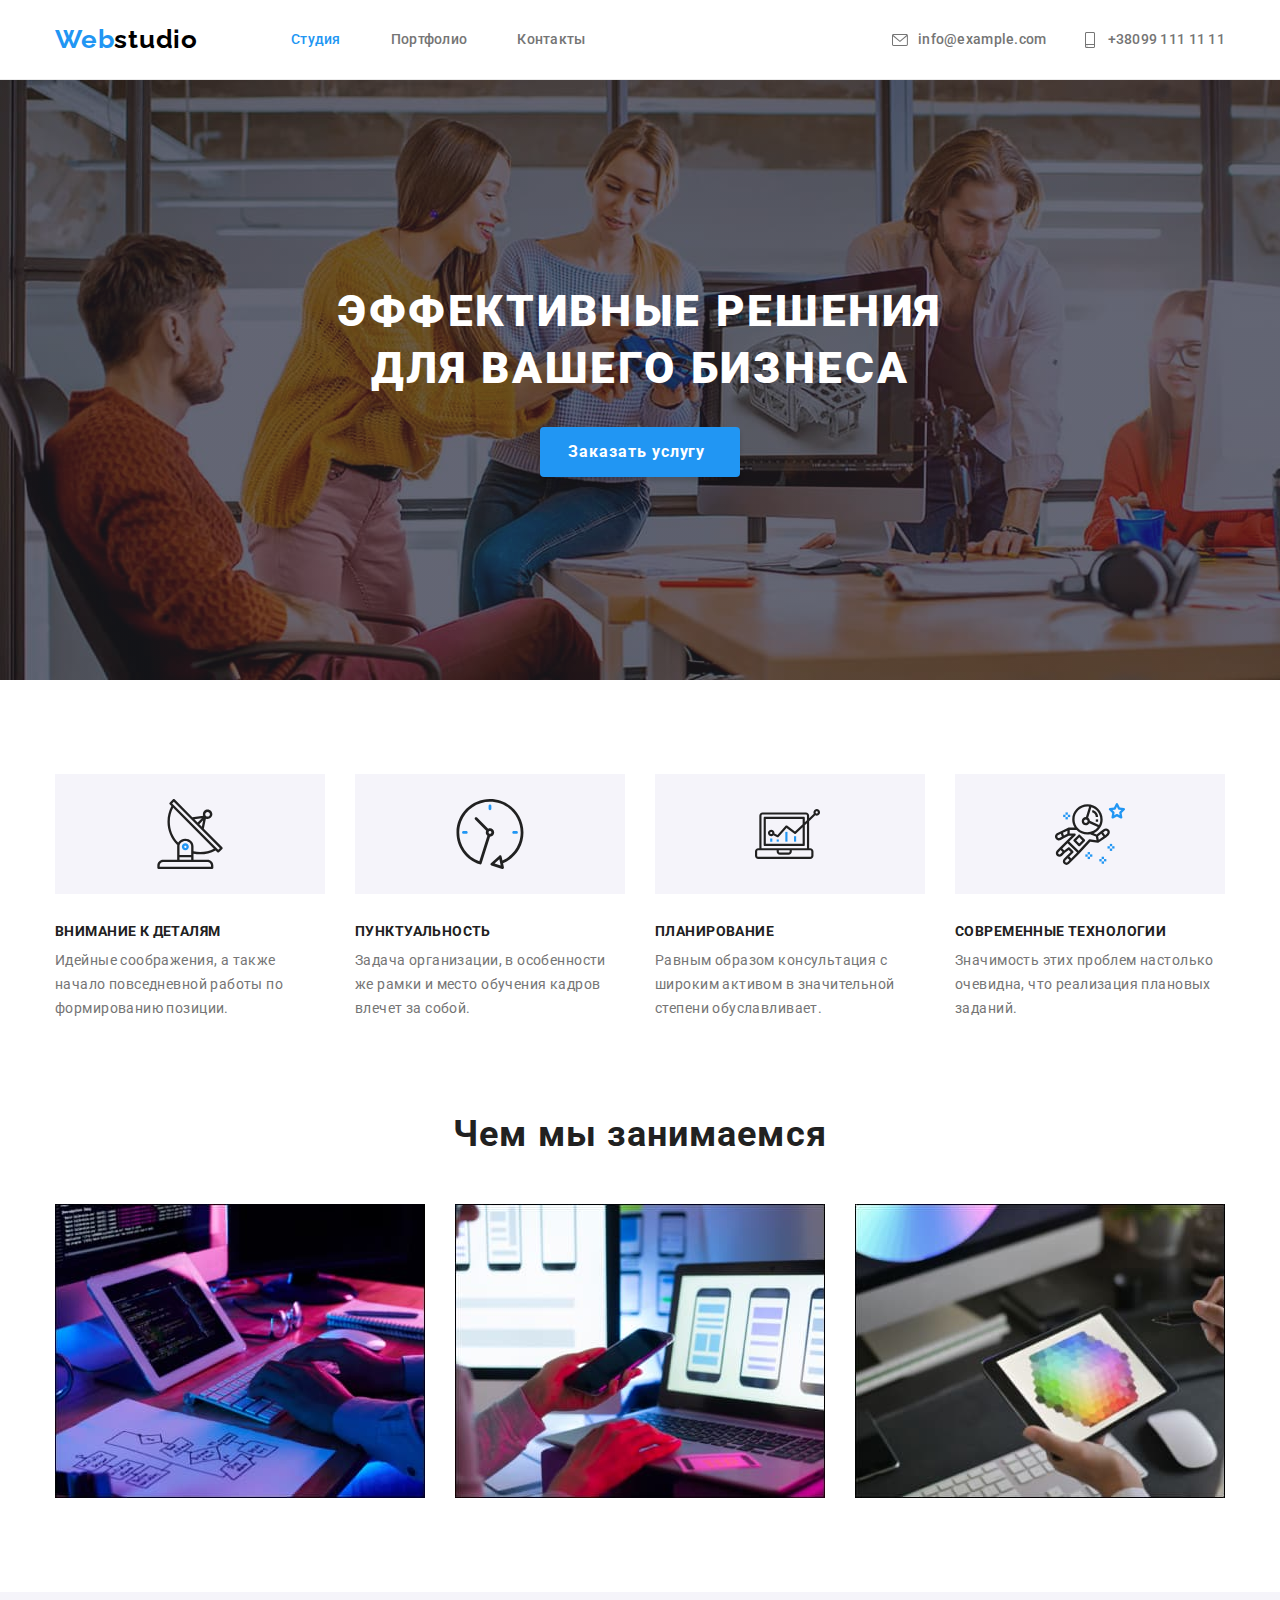
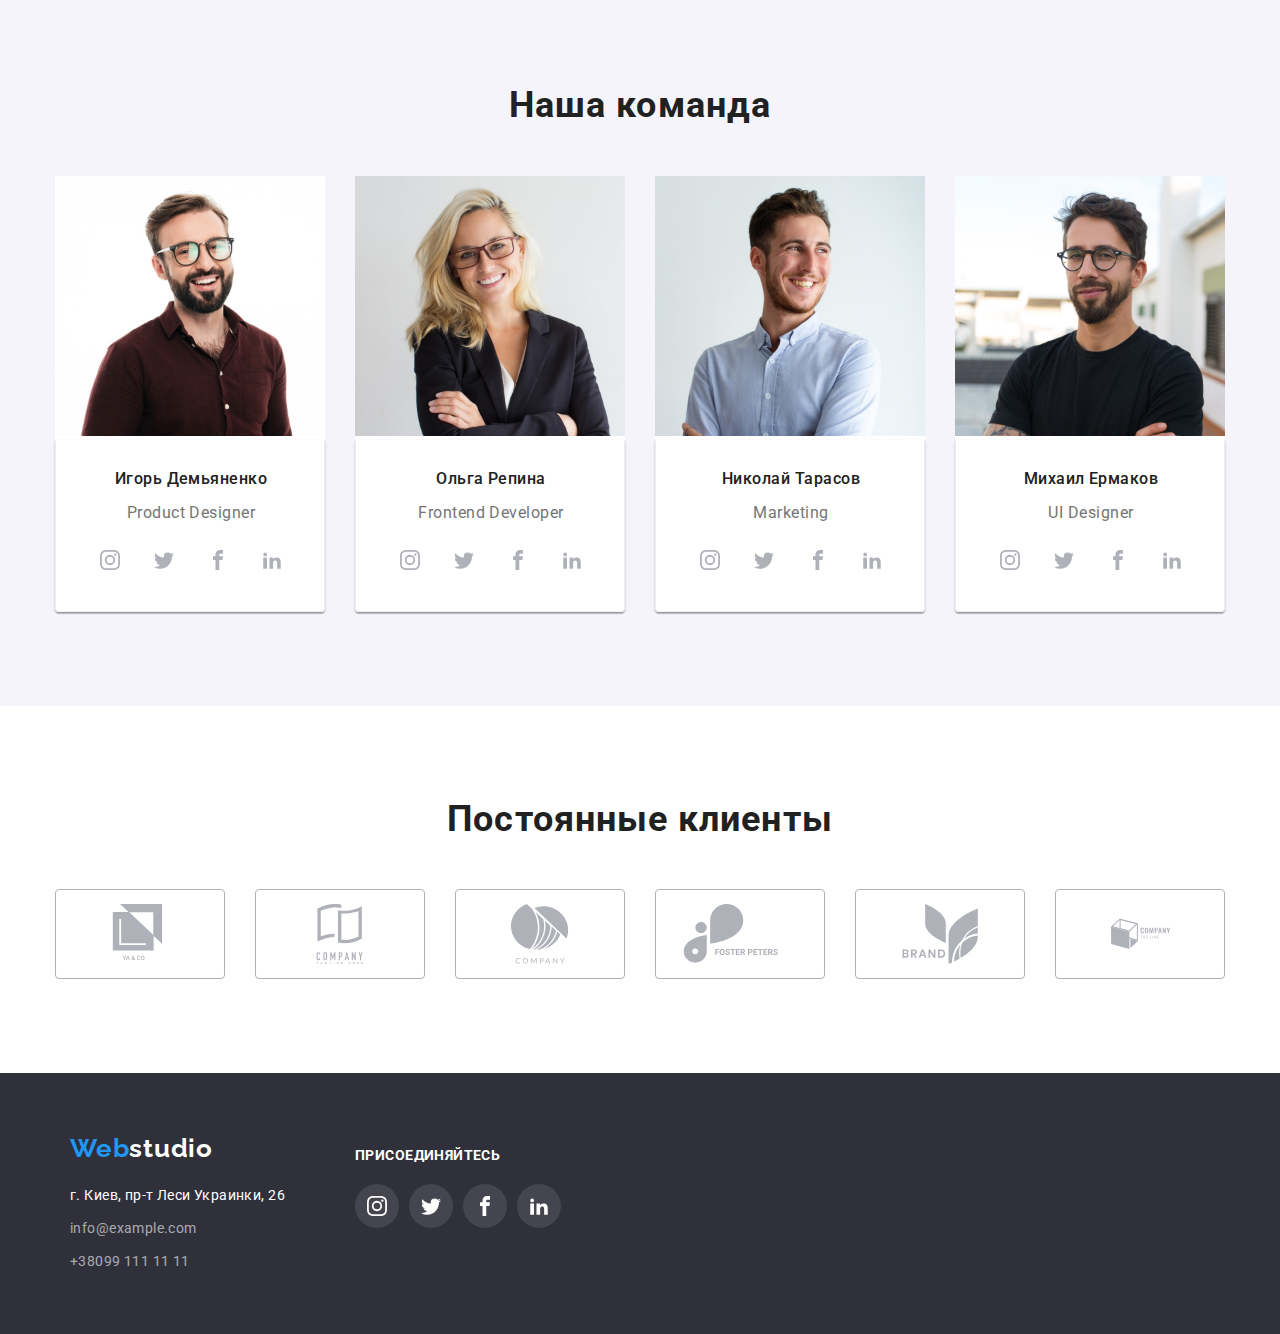
<file: index.html>
<!DOCTYPE html>
<html lang="ru">
  <head>
    <meta charset="UTF-8" />
    <meta name="viewport" content="width=device-width, initial-scale=1.0" />
    <title>Web studio</title>
    <link rel="stylesheet" href="https://cdnjs.cloudflare.com/ajax/libs/modern-normalize/1.0.0/modern-normalize.css">
        <link href="https://fonts.googleapis.com/css2?family=Raleway:wght@700&family=Roboto:wght@400;500;700;900&display=swap"
          rel="stylesheet">
    <link rel="stylesheet" href="./css/styles.css">
  </head>
  <body>
    <!--логотип и навигация, верхняя строчка-->

    <header class="header">
      <!-- логотип, контакты ссылки на переход в основные разделы -->
      <div class="container container-flex1">
      <nav class="navigation">
      <a class="logo link"  href="./index.html">
      <h2 class="titel-style"><span class="titel-style-color">Web</span>studio</h2>
      </a>
        <!-- название как активная ссылка -->
          <ul class="navigation-list list ul">
            <!-- комбинация чтоб быстро создать этот блок ul>li*4>a
            тут пошел основной блок навигации по страничке -->
            <li class="navigation-list-item ">
              <a class="navigation-list-link link active link-titel" href="./index.html">Студия</a>
            </li>
            <li class="navigation-list-item">
              <a class="navigation-list-link link link-titel " href="./portfolio.html">Портфолио</a>
            </li>
            <li class="navigation-list-item">
              <a class="navigation-list-link link link-titel " href="">Контакты</a>
            </li>
          </ul>
        </nav>
        <span class="adress">
          <ul class="header-adress list">
            <li>
              <a  class="header-mail-link adress link" href="mailto:info@example.com">
                <svg >
                <use href="./img/sprite.svg#icon-envelope-hover"></use>
              </svg> <span class="infoUser"> info@example.com</span></a>
             
            </li>
            <li class="header-tel-link-item">
              <a class="header-tel-link adress link"  href="tel:+380991111111">
            <svg >
                <use href="./img/sprite.svg#icon-smartphone"></use>
              </svg><span class="infoUser">+38099 111 11 11</span>
              </a>
              
            </li>
          </ul>
        </span>
      </div>
    </header>
    <main>
      <!--блок 1. эфф решения: текст, кнопка, задний фон-->
      <section class="hero">
        <div class="container container-flex2">
          <h1 class="hero-titel">Эффективные решения для вашего бизнеса</h1>
          <button class="modal-button" type="button">Заказать услугу</button>
          </div>
      </section>

      <!--блок 2. качества и их описания, 4 блока-->
      <section class="section" >
        <div class="container"> 

        <!--создается все сразу комбинашкой ul>li*4>+img+h3+p-->
        <ul class="subtitel-description-list list">
          <li class="subtitel-description-item">
            <div class="subtitel-description-content">
              <div class="subtitel-svg-box" >
                  <svg class="subtitel-svg">
                    <use href="./img/sprite.svg#icon-antenna"></use>
                  </svg>
              </div>
            <h3 class="subtitel">Внимание к деталям</h3>
            <p class="description">
              Идейные соображения, а также начало повседневной работы по
              формированию позиции.
            </p>
            </div>
          </li>
          <li class="subtitel-description-item">
            <div class="subtitel-description-content">
              <div class="subtitel-svg-box">
                  <svg class="subtitel-svg">
                    <use href="./img/sprite.svg#icon-clock"></use>
                  </svg>

              </div>
            <h3 class="subtitel">Пунктуальность</h3>
            <p class="description">
              Задача организации, в особенности же рамки и место обучения кадров
              влечет за собой.
            </p>
            </div>
          </li>
          <li class="subtitel-description-item">
            <div class="subtitel-description-content">
              <div class="subtitel-svg-box">
                <svg class="subtitel-svg">
                    <use width="65" height="70" href="./img/sprite.svg#icon-diagram"></use>
                  </svg>
              </div>
            <h3 class="subtitel">Планирование</h3>
            <p class="description">
              Равным образом консультация с широким активом в значительной
              степени обуславливает.
            </p>
            </div>
          </li>
          <li class="subtitel-description-item">
            <div class="subtitel-description-content">
              <div class="subtitel-svg-box">
                <svg class="subtitel-svg">
                    <use href="./img/sprite.svg#icon-astronaut"></use>
                  </svg>
              </div>
    
            <h3 class="subtitel">Современные технологии</h3>
            <p class="description">
              Значимость этих проблем настолько очевидна, что реализация
              плановых заданий.
            </p>
            </div>
          </li>
        </ul>
        </div>
      </section>

      <!--блок 3.  чем мы занимаемся, 3 картинки-->
      <section class="section gallery">
        <div class="container">
        <h2 class="subtitle-description">Чем мы занимаемся</h2>
        <!--создается все сразу комбинашкой ul>li*4>+img+h3+p-->
        <ul class="gallery-list list">
          <li class="gallery-list-item">
            <img class="about-list-img"
              src="./p1.1_work/img.jpg"
              alt="печатает на ноуте"
              width="370"
              height="294"
            />
          </li>
          <li class="gallery-list-item">
            <img class="about-list-img"
              src="./p1.1_work/img-1.jpg"
              alt="держит в руках телефон"
              width="370"
              height="294"
            />
          </li class="gallery-list-item">
          <li class="gallery-list-item">
            <img class="about-list-img"
              src="./p1.1_work/img-2.jpg"
              alt="работает на планшете"
              width="370"
              height="294"
            />
          </li>
        </ul>
        </div>
      </section>

      <!--блок 4.  наша команда, фотки с описанием-->
      <section class="section-command">
        <div class="container container-section-command">
         
            <h2 class="subtitle-description">Наша команда</h2>
            <!--создается все сразу комбинашкой ul>li*4>+img+h3+p-->
            <ul class="about-list list">
              <li class="about-person-item">
                <img class="about-person-img" src="./p1.2_command/img.jpg" alt="Игорь Демьяненко" width="270" height="260" />
                <div class="about-person-content">
                  <h3 class="about-person-name">Игорь Демьяненко</h3>
                  <p lang="en" class="about-profession">Product Designer</p>
          <ul class="social-list list">
            <li class="social-list-item">
              <a class="social-list-link" href="">
                <svg class="social-list-svg">
                  <use href="./img/sprite.svg#icon-instagram"></use>
                </svg>
              </a>
            </li>
            <li class="social-list-item">
              <a class="social-list-link" href="">
                <svg class="social-list-svg">
                  <use href="./img/sprite.svg#icon-twitter"></use>
                </svg>
              </a>
            </li>
            <li class="social-list-item">
              <a class="social-list-link" href="">
                <svg class="social-list-svg">
                  <use href="./img/sprite.svg#icon-facebook"></use>
                </svg>
              </a>
            </li>
            <li class="social-list-item">
              <a class="social-list-link" href="">
                <svg class="social-list-svg">
                  <use href="./img/sprite.svg#icon-linkedin2"></use>
                </svg>
              </a>
            </li>
          </ul>
          </div>
          </li>
            
          <li  class="about-person-item">
            <img class="about-person-img"
              src="./p1.2_command/img-1.jpg"
              alt="Ольга Репина"
              width="270"
              height="260"
            />
            <div class="about-person-content"> 
            <h3 class="about-person-name">Ольга Репина</h3>
            <p lang="en"  class="about-profession">Frontend Developer</p>
         
            <ul class="social-list list">
              <li class="social-list-item">
                <a class="social-list-link" href="">
                  <svg class="social-list-svg">
                    <use href="./img/sprite.svg#icon-instagram"></use>
                  </svg>
                </a>
              </li>
              <li class="social-list-item">
                <a class="social-list-link" href="">
                  <svg class="social-list-svg">
                    <use href="./img/sprite.svg#icon-twitter"></use>
                  </svg>
                </a>
              </li>
              <li class="social-list-item">
                <a class="social-list-link" href="">
                  <svg class="social-list-svg">
                    <use href="./img/sprite.svg#icon-facebook"></use>
                  </svg>
                </a>
              </li>
              <li class="social-list-item">
                <a class="social-list-link" href="">
                  <svg class="social-list-svg">
                    <use href="./img/sprite.svg#icon-linkedin2"></use>
                  </svg>
                </a>
              </li>
            </ul>
         
          </div>
          </li>
          <li  class="about-person-item">
            <img class="about-person-img"
              src="./p1.2_command/img-2.jpg"
              alt="Николай Тарасов"
              width="270"
              height="260"
            />
            <div class="about-person-content"> 
            <h3 class="about-person-name">Николай Тарасов</h3>
            <p lang="en" class="about-profession">Marketing</p>
           
          <ul class="social-list list">
            <li class="social-list-item">
              <a class="social-list-link" href="">
                <svg class="social-list-svg">
                  <use href="./img/sprite.svg#icon-instagram"></use>
                </svg>
              </a>
            </li>
            <li class="social-list-item">
              <a class="social-list-link" href="">
                <svg class="social-list-svg">
                  <use href="./img/sprite.svg#icon-twitter"></use>
                </svg>
              </a>
            </li>
            <li class="social-list-item">
              <a class="social-list-link" href="">
                <svg class="social-list-svg">
                  <use href="./img/sprite.svg#icon-facebook"></use>
                </svg>
              </a>
            </li>
            <li class="social-list-item">
              <a class="social-list-link" href="">
                <svg class="social-list-svg">
                  <use href="./img/sprite.svg#icon-linkedin2"></use>
                </svg>
              </a>
            </li>
          </ul>
          
          </div>
          </li>
          <li  class="about-person-item">
            <img class="about-percon-img"
              src="./p1.2_command/img-3.jpg"
              alt="Михаил Ермаков"
              width="270"
              height="260"
            />
            <div class="about-person-content">
            <h3 class="about-person-name">Михаил Ермаков</h3>
            <p lang="en"  class="about-profession">UI Designer</p>
           
          <ul class="social-list list">
            <li class="social-list-item">
              <a class="social-list-link" href="">
                <svg class="social-list-svg">
                  <use href="./img/sprite.svg#icon-instagram"></use>
                </svg>
              </a>
            </li>
            <li class="social-list-item">
              <a class="social-list-link" href="">
                <svg class="social-list-svg">
                  <use href="./img/sprite.svg#icon-twitter"></use>
                </svg>
              </a>
            </li>
            <li class="social-list-item">
              <a class="social-list-link" href="">
                <svg class="social-list-svg">
                  <use href="./img/sprite.svg#icon-facebook"></use>
                </svg>
              </a>
            </li>
            <li class="social-list-item">
              <a class="social-list-link" href="">
                <svg class="social-list-svg">
                  <use href="./img/sprite.svg#icon-linkedin2"></use>
                </svg>
              </a>
            </li>
          </ul>
          
          </div>
          </li>
        </ul>
    
        </div>
      </section>
      <!--блок 5-->
            <section class="section">
                  <div class="container">
          <!-- <div class="flex-regular"> -->
          <h2 class="subtitle-description">Постоянные клиенты</h2>
          <ul class="regular-customers-list list">
            <li class="regular-customers-list-item">
              <a class="regular-customers-list-link" href="">
                <svg class="regular-customers-list-svg">
                  <use href="./img/sprite.svg#icon-logo-1"></use>
                </svg>
              </a>
            </li>
            <li class="regular-customers-list-item">
              <a class="regular-customers-list-link" href="">
                <svg class="regular-customers-list-svg">
                  <use href="./img/sprite.svg#icon-logo-2"></use>
                </svg>
              </a>
            </li>
            <li class="regular-customers-list-item">
              <a class="regular-customers-list-link" href="">
                <svg class="regular-customers-list-svg">
                  <use href="./img/sprite.svg#icon-logo-3"></use>
                </svg>
              </a>
            </li>
            <li class="regular-customers-list-item">
              <a class="regular-customers-list-link" href="">
                <svg class="regular-customers-list-svg">
                  <use href="./img/sprite.svg#icon-logo-4"></use>
                </svg>
              </a>
            </li>
            <li class="regular-customers-list-item">
              <a class="regular-customers-list-link" href="">
                <svg class="regular-customers-list-svg">
                  <use href="./img/sprite.svg#icon-logo-5"></use>
                </svg>
              </a>
            </li>
            <li class="regular-customers-list-item">
              <a class="regular-customers-list-link" href="">
                <svg class="regular-customers-list-svg">
                  <use href="./img/sprite.svg#icon-logo-6"></use>
                </svg>
              </a>
            </li>
          </ul>
          <!-- </div> -->
        </div>
      </section>
    </main>
    <footer class="footer1">
      <!--подвал-->
      <div class="container">
        <div class="flex-footer">
          <div class="footer-adress-contact">
       
        <span class="titel-style logo-footer"><span class="titel-style-color">Web</span><span class="studioFooter">studio</span></span>
        <address class="adress-footer">
        <ul class="header-adress-footer list">
          <li class="contact-list-item">
            <a class="contact-list-link link-color  link" href="https://goo.gl/maps/dJMVyHrXvRRf3svE7" target="_blank">
              г. Киев, пр-т Леси Украинки, 26 </a>
          </li>
          <li class="contact-list-item">
            <a class="contact-list-link link list" href="mailto:info@example.com">info@example.com</a>
          </li>
          <li class="contact-list-item">
            <a class="contact-list-link link list" href="tel:+380991111111"> +38099 111 11 11 </a>
          </li>
        </ul>
        </address>
        </div>
        <div>
        <p class="welcam"> Присоединяйтесь</p>
        <ul class="social-list-footer list">
          <li class="social-list-item">
            <a class="social-list-link socialListFotter" href="">
              <svg class="social-list-svg socialSvgFooter">
                <use href="./img/sprite.svg#icon-instagram"></use>
              </svg>
            </a>
          </li>
          <li class="social-list-item">
            <a class="social-list-link socialListFotter" href="">
              <svg class="social-list-svg socialSvgFooter">
                <use href="./img/sprite.svg#icon-twitter"></use>
              </svg>
            </a>
          </li>
          <li class="social-list-item">
            <a class="social-list-link socialListFotter" href="">
              <svg class="social-list-svg socialSvgFooter">
                <use href="./img/sprite.svg#icon-facebook"></use>
              </svg>
            </a>
          </li>
          <li class="social-list-item">
            <a class="social-list-link socialListFotter" href="">
              <svg class="social-list-svg socialSvgFooter">
                <use href="./img/sprite.svg#icon-linkedin2"></use>
              </svg>
            </a>
          </li>
        </ul>
        </div>
        </div>
      </div>
    </footer>
  </body>
</html>
</file>
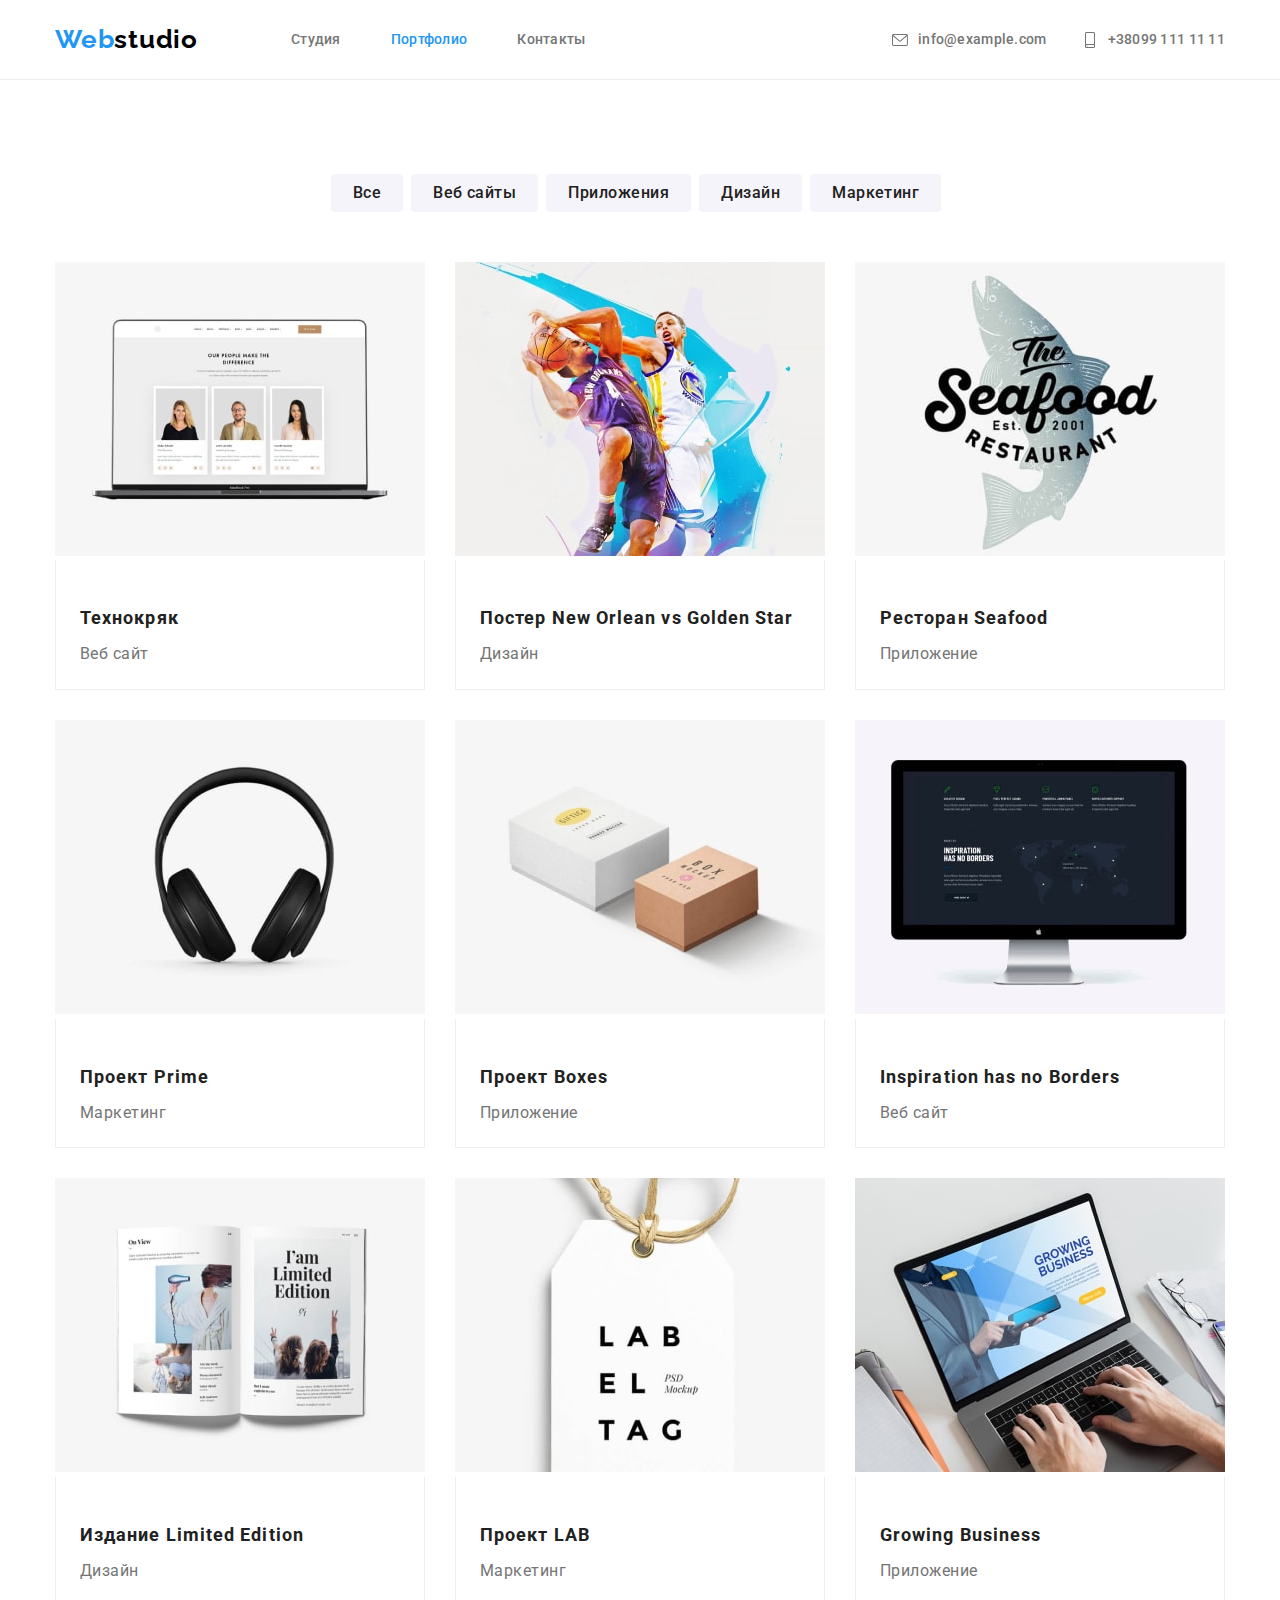
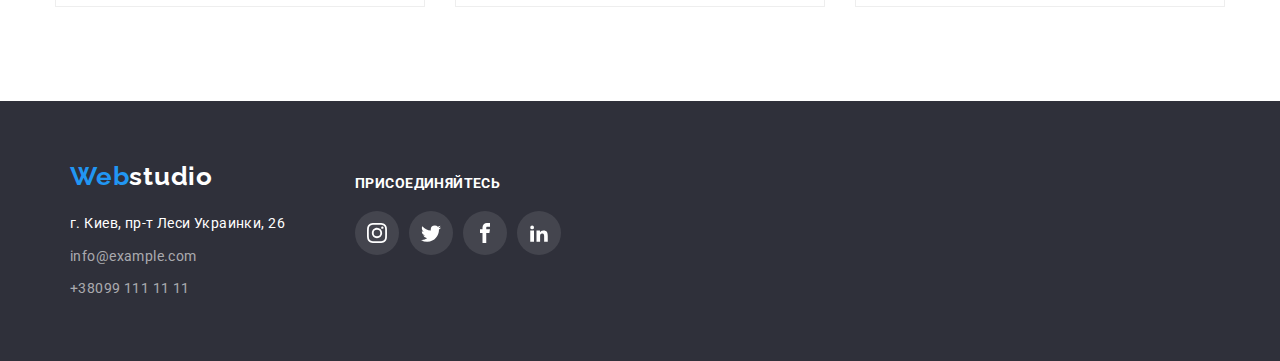
<file: portfolio.html>
<!DOCTYPE html>
<html lang="ru">
  <head>
    <meta charset="UTF-8" />
    <meta name="viewport" content="width=device-width, initial-scale=1.0" />
    <title>portfolio</title>
    <link rel="stylesheet" href="https://cdnjs.cloudflare.com/ajax/libs/modern-normalize/1.0.0/modern-normalize.css">
    <link href="https://fonts.googleapis.com/css2?family=Raleway:wght@700&family=Roboto:wght@400;500;700;900&display=swap"
      rel="stylesheet">
      <link rel="stylesheet" href="./css/styles.css">
  </head>
  <body>
    <!--логотип и навигация, верхняя строчка-->

      <header class="header list">
      <!-- логотип, контакты ссылки на переход в основные разделы -->
      <div class="container"> 
      <nav class="navigation">
        <a class="logo link" href="./index.html">
          <h1 class="titel-style"><span class="titel-style-color">Web</span>studio</h1>
        </a>
        <!-- название как активная ссылка -->
        <ul class="navigation-list list ul">
          <!-- комбинация чтоб быстро создать этот блок ul>li*4>a
          тут пошел основной блок навигации по страничке -->
          <li class="navigation-list-item ">
            <a class="navigation-list-link link" href="./index.html">Студия</a>
          </li>
          <li class="navigation-list-item">
            <a class="navigation-list-link link active" href="./portfolio.html">Портфолио</a>
          </li>
          <li class="navigation-list-item">
            <a class="navigation-list-link link" href="">Контакты</a>
          </li>
        </ul>
      </nav>
      <address class="adress">
        <ul class="header-adress list">
            <li>
              <a  class="header-mail-link adress link" href="mailto:info@example.com">
                <svg >
                <use href="./img/sprite.svg#icon-envelope-hover"></use>
              </svg> <span class="infoUser"> info@example.com</span></a>
             
            </li>
            <li class="header-tel-link-item">
              <a class="header-tel-link adress link"  href="tel:+380991111111">
            <svg >
                <use href="./img/sprite.svg#icon-smartphone"></use>
              </svg><span class="infoUser">+38099 111 11 11</span>
              </a>
              
            </li>
          </ul>
      </address>
      </div>
    </header>
    <main>
      <!--Блок с портфолио-->
      <section class="section">
        <div class="container">
         
        <ul class="modal-button-list list">
          <!-- <li><button class="modal-button-item" type="button">Все </button></li>
          <li><button class="modal-button-item" type="button">Веб сайты </button></li>
          <li><button class="modal-button-item" type="button">Приложения </button></li>
          <li><button class="modal-button-item" type="button">Дизайн </button></li>
          <li><button class="modal-button-item" type="button">Маркетинг </button></li> -->
        <li><button class="modal-button-item" type="button">Все </button></li>
        <li><button class="modal-button-item" type="button">Веб сайты </button></li>
        <li><button class="modal-button-item" type="button">Приложения </button></li>
        <li><button class="modal-button-item" type="button">Дизайн </button></li>
        <li><button class="modal-button-item" type="button">Маркетинг </button></li>
        </ul>
        <!--создается все сразу комбинашкой ul>li*4>+img+h3+p-->
        <ul class="gallery-portfolio list  botton">
          <li class="gallery-portfolio-item">
            <a class="gallery-portfolio-href" href="">
            <img class="gallery-portfolio-img" src="./p2_portfolio/img.jpg" 
            alt="технокряк"
            width="370"
            height="294">
            <div class="portfolio-list-content"> 
            <h3 class="content-portfolio-name ">Технокряк</h3>
            <p class="gallery-discription">Веб сайт</p>
            </div>
          </a>
          </li>
          <li class="gallery-portfolio-item">
            <a class="gallery-portfolio-href" href="">
            <img  class="gallery-portfolio-img" 
            src="./p2_portfolio/img-1.jpg" 
            alt="Дизайн"
            width="370"
            height="294">
            <div class="portfolio-list-content">
            <h3 class="content-portfolio-name">Постер New Orlean vs Golden Star</h3>
            <p class="gallery-discription">Дизайн</p>
            </div>
            </a>
          </li>
          <li class="gallery-portfolio-item">
            <a class="gallery-portfolio-href" href="">
            <img class="gallery-portfolio-img"
             src="./p2_portfolio/img-2.jpg" 
            alt="Приложение"
            width="370"
            height="294">
            <div class="portfolio-list-content">
            <h3 class="content-portfolio-name">Ресторан Seafood</h3>
            <p class="gallery-discription">Приложение</p>
            </div>
            </a>
          </li>
          <li class="gallery-portfolio-item">
            <a class="gallery-portfolio-href" href="">
            <img  class="gallery-portfolio-img" 
            src="./p2_portfolio/img-3.jpg" 
            alt="Маркетинг"
            width="370"
            height="294">
            <div class="portfolio-list-content">
            <h3 class="content-portfolio-name">Проект Prime</h3>
            <p class="gallery-discription">Маркетинг</p>
            </div>
            </a>
          </li>
          <li class="gallery-portfolio-item">
            <a class="gallery-portfolio-href" href="">
            <img class="gallery-portfolio-img"
            src="./p2_portfolio/img-4.jpg" 
            alt="Приложение"
            width="370"
            height="294">
            <div class="portfolio-list-content">
            <h3 class="content-portfolio-name">Проект Boxes</h3>
            <p class="gallery-discription">Приложение</p>
            </div>
            </a>
          </li>
          <li class="gallery-portfolio-item">
            <a class="gallery-portfolio-href" href="">
            <img class="gallery-portfolio-img"
            src="./p2_portfolio/img-5.jpg" 
            alt="Веб сайт"
            width="370"
            height="294">
            <div class="portfolio-list-content">
            <h3 class="content-portfolio-name">Inspiration has no Borders</h3>
            <p class="gallery-discription">Веб сайт</p>
            </div>
            </a>
          </li>
          <li class="gallery-portfolio-item">
            <a class="gallery-portfolio-href" href="">
            <img class="gallery-portfolio-img"
            src="./p2_portfolio/img-6.jpg"
            alt="Дизайн"
            width="370"
            height="294">
            <div class="portfolio-list-content">
            <h3 class="content-portfolio-name">Издание Limited Edition</h3>
            <p class="gallery-discription">Дизайн</p>
            </div>
            </a>
          </li>
          <li class="gallery-portfolio-item">
            <a class="gallery-portfolio-href" href="">
            <img class="gallery-portfolio-img"
            src="./p2_portfolio/img-7.jpg" 
            alt="Маркетинг"
            width="370"
            height="294">
            <div class="portfolio-list-content">
            <h3 class="content-portfolio-name">Проект LAB</h3>
            <p class="gallery-discription">Маркетинг</p>
            </div>
            </a>
          </li>
          <li class="gallery-portfolio-item">
            <a class="gallery-portfolio-href" href="">
            <img  class="gallery-portfolio-img"
            src="./p2_portfolio/img-8.jpg"
            alt="Приложение"
            width="370"
            height="294">
            <div class="portfolio-list-content">
            <h3 class="content-portfolio-name">Growing Business</h3>
            <p class="gallery-discription">Приложение</p>
            </div>
            </a>
          </li>
        </ul>
        </div>
        </div>
      </section>
      </div>
    </main>
   <footer class="footer1">
      <!--подвал-->
      <div class="container">
        <div class="flex-footer">
          <div class="footer-adress-contact">
       
        <span class="titel-style logo-footer"><span class="titel-style-color">Web</span><span class="studioFooter">studio</span></span>
        <address class="adress-footer">
        <ul class="header-adress-footer list">
          <li class="contact-list-item">
            <a class="contact-list-link link-color  link" href="https://goo.gl/maps/dJMVyHrXvRRf3svE7" target="_blank">
              г. Киев, пр-т Леси Украинки, 26 </a>
          </li>
          <li class="contact-list-item">
            <a class="contact-list-link link list" href="mailto:info@example.com">info@example.com</a>
          </li>
          <li class="contact-list-item">
            <a class="contact-list-link link list" href="tel:+380991111111"> +38099 111 11 11 </a>
          </li>
        </ul>
        </address>
        </div>
        <div>
        <p class="welcam"> Присоединяйтесь</p>
        <ul class="social-list-footer list">
          <li class="social-list-item">
            <a class="social-list-link socialListFotter" href="">
              <svg class="social-list-svg socialSvgFooter">
                <use href="./img/sprite.svg#icon-instagram"></use>
              </svg>
            </a>
          </li>
          <li class="social-list-item">
            <a class="social-list-link socialListFotter" href="">
              <svg class="social-list-svg socialSvgFooter">
                <use href="./img/sprite.svg#icon-twitter"></use>
              </svg>
            </a>
          </li>
          <li class="social-list-item">
            <a class="social-list-link socialListFotter" href="">
              <svg class="social-list-svg socialSvgFooter">
                <use href="./img/sprite.svg#icon-facebook"></use>
              </svg>
            </a>
          </li>
          <li class="social-list-item">
            <a class="social-list-link socialListFotter" href="">
              <svg class="social-list-svg socialSvgFooter">
                <use href="./img/sprite.svg#icon-linkedin2"></use>
              </svg>
            </a>
          </li>
        </ul>
        </div>
        </div>
      </div>
    </footer>
    </body>
    </html>
</file>
<file: css/styles.css>
:root {
  --accent-color: #2196f3;
}
/* обнуляем заданные браузером отступы*/
*,
*::before,
*::after {
  margin: 0;
  padding: 0;
}
a {
  text-decoration: none;
}
.img {
  display: block;
  height: auto;
  width: 100%;
}
body {
  font-family: "Roboto", sans-serif;
}

ul {
  list-style: none;
}

/*====его дети и предки будут наследовать этот шрифт,
а стайл это стн размер ====*/
/*=================HEADER============*/
.header-adress {
  display: flex;
  width: 333px;
  justify-content: space-between;
}

/*сброс подчеркивания ссылок*/

.link {
  text-decoration: none;
}

.header-mail-link ,
.header-tel-link  {
  fill: #757575;
  /* width: 16px; */
}
.header-mail-link > svg,
.header-tel-link > svg {
  width: 16px;
  height: 16px;
}

.link-titel {
  display: block;
  /* padding-top: 30px; */
  /* padding-bottom: 32px; */
}

/*чтобі все картинки сделали блочными без зазора в 4px*/

.titel-style {
  font-family: "Raleway";
  font-style: normal;
  font-weight: bold;
  font-size: 26px;
  line-height: 1.2;
  letter-spacing: 0.03em;

  margin: 0;
  color: #000000;
}
.titel-style-color {
  font-family: "Raleway";
  font-style: normal;
  font-weight: bold;
  font-size: 26px;
  line-height: 1.1;
  letter-spacing: 0.03em;

  color: #2196f3;
}
/*сброс для адресса,т.к. в браузере он по умолчанию стоит италк-с наклоном*/
.adress {
  font-style: normal;
}
/*настройка верхнего блока навигации*/
/*стиль телефона вверхней панели*/
.navigation-list-link,
.header-mail-link {
  font-family: "Roboto";
  font-weight: 500;
  font-size: 14px;
  line-height: 1.1;
  letter-spacing: 0.02em;

  color: #757575;
  fill: #757575;
}

.container-section-command {
  padding-top: 94px;
  padding-bottom: 94px;
}

.header-mail-link {
  display: flex;
  align-items: center;
  /* padding-top: 30px; */
  /* padding-bottom: 32px; */
}
.infoUser {
  margin-left: 10px;
}
.header-tel-link {
  font-family: Roboto;
  font-style: normal;
  font-weight: 500;
  font-size: 14px;
  line-height: 1.1px;
  letter-spacing: 0.02em;

  color: #757575;
  fill: #757575;
  display: flex;
  align-items: center;
}

.container {
  margin: 0 auto;
}

.container-flex1 {
  display: flex;
  justify-content: space-between;
  align-items: center;
}
/*dicplay: flex - надо здать каждому эллементу как блоку так и его подразделам*/
.header .container {
  padding: 0 15px;
  width: 1200px;
  margin-right: auto;
  margin-left: auto;
  display: flex;

  justify-content: space-between;
  align-items: center;
}

.header {
  /* padding-top: 24px;
  padding-bottom: 25px;
  width: 1200px;
  margin: 0 auto; */
  height: 80px;
  border-bottom: 1px solid #ececec;
  display: flex;
}
.header .adress {
  height: 20px;
  /* margin-left: auto;
  margin-right: 10px; */
  /* padding-top: 30px; */
}

.navigation {
  display: flex;
  align-items: center;
}

.navigation-list {
  display: flex;
  align-items: center;
  /* padding-top: 45px; */
  /* margin-left: 93px; */
}

.navigation .logo {
  margin-right: 93px;
  /* margin: auto; */
}
/*последним лишкам мы марджины обнуляем*/
.navigation-list-item:not(:last-child) {
  margin-right: 50px;
}
/*===================================BODY=======================*/
.hero {
  height: 600px;
  display: flex;
  background-image: linear-gradient(
      rgba(47, 48, 58, 0.4),
      rgba(47, 48, 58, 0.4)
    ),
    url("../img/hero/bg.jpg");
  background-size: cover;
  background-repeat: no-repeat;
}
.hero .container {
  /*делаем затемнение с помощью градиента   */
  /* background-image: linear-gradient(
      rgba(47, 48, 58, 0.4),
      rgba(47, 48, 58, 0.4)
    ),
    url("../img/hero/bg.jpg");*/
  height: 100%;
  /* background-size: cover;
  background-repeat: no-repeat;  */
  /* width: 1600px; */
  /* height: 600px; */
  display: flex;
  flex-direction: column;
  justify-content: center;
  align-items: center;
}

.container-flex2 {
  width: 1200px;
  margin-left: auto;
  margin-right: auto;
  padding: 0 15px;
}
/* настройки кнопки*/
.modal-button {
  font-family: "Roboto";
  font-style: normal;
  font-weight: bold;
  font-size: 16px;
  line-height: 1.8;

  display: flex;
  align-items: center;
  text-align: center;
  letter-spacing: 0.06em;
  color: #ffffff;
  /*из-за разности отображения шрифтов, падинги лучше делать чуть меньше если как на макете в одну строчку не влазит*/
  width: 200px;
  min-height: 50px;
  padding-top: 10px;
  padding-bottom: 10px;
  padding-left: 28px;
  padding-right: 28px;

  background: #2196f3;
  box-shadow: 0px 4px 4px rgba(0, 0, 0, 0.15);
  border-radius: 4px;
  border: none;
  cursor: pointer;
}
/*ставим ховер чтобы выделялся при наведении, и форкус если эллемент интерактивный,
 а ниже цвет который должен преобретать*/
.navigation-list-link:hover,
.navigation-list-link:focus,
.navigation-list-link:active,
.header-tel-link:hover,
.header-tel-link:focus,
.header-mail-link:hover,
.header-mail-link:focus {
  color: #2196f3;
  fill: #2196f3;
}
.active {
  color: var(--accent-color);
}

/*позаголовки блока №2*/
/*text-transform: uppercase; --это когда все буквы надо сделать заглавными*/
.subtitel {
  font-family: "Roboto";
  font-weight: bold;
  font-size: 14px;
  line-height: 1.1;
  letter-spacing: 0.03em;
  text-transform: uppercase;

  color: #212121;
}
/*описание блоков №2*/
.description {
  font-family: "Roboto";
  font-style: normal;
  font-weight: normal;
  font-size: 14px;
  line-height: 1.7;

  letter-spacing: 0.03em;

  color: #757575;
}

.social-mail-svg {
  height: 16px;
  width: 12px;
}

/* .header-mail-link::before {
  display: inline-block;
  content: "";
  width: 16px;
  height: 12px;
  background-color: #ffffff;
  background-image: url(https://raw.githubusercontent.com/AlexSkiarof/goit-markup-hw-04-1-1/45c2864b816016ab84119f06dfac234829e5fe8d/img/bacgroung_img/envelope.svg);
  color: #757575;
  flex-shrink: 0;
  justify-content: flex-start;
  margin-right: 10px;
  background-repeat: no-repeat;
} */

/* .header-tel-link::before {
  display: inline-block;
  content: "";
  width: 10px;
  height: 16px;
  background-color: #ffffff;
  background-image: url(https://raw.githubusercontent.com/AlexSkiarof/goit-markup-hw-04-1-1/45c2864b816016ab84119f06dfac234829e5fe8d/img/bacgroung_img/Vector.svg);
  color: #757575;
  flex-shrink: 0;
  justify-content: flex-start;
  align-items: flex-start;
  margin-right: 10px;
  background-repeat: no-repeat;
} */

.hero-titel {
  font-family: "Roboto";
  font-style: normal;
  font-weight: 900;
  font-size: 44px;
  line-height: 1.3;
  width: 700px;
  margin-bottom: 30px;

  text-align: center;
  letter-spacing: 0.06em;
  text-transform: uppercase;

  color: #ffffff;
}
.subtitle-description {
  font-family: "Roboto";
  font-weight: bold;
  font-size: 36px;
  line-height: 1.1;
  text-align: center;
  letter-spacing: 0.03em;

  color: #212121;
}

.section {
  padding-top: 94px;
  padding-bottom: 94px;
}
.container-flex3 {
  width: 1200px;
  padding-left: 15px;
  padding-right: 15px;
  margin-left: auto;
  margin-right: auto;
}

.flex-description {
  width: 1200px;
  display: flex;
  flex-wrap: nowrap;
}

/* .subtitel-description-item:not(last-child) {
  margin-right: 30px;
} */
.subtitel-description-list {
  display: flex;
  align-items: center;
}

.subtitel {
  /*display: flex;*/
  margin-bottom: 10px;
  /* margin-top: 30px; */
}

.subtitel-description-item:not(:last-child) {
  /* margin-bottom: 94px;
  margin-top: 94px; */
  /* margin: 0px 15px; */
  margin-right: 30px;
}
/*=====================ABOUT US=======================*/
.subtitel-description-content {
  width: 270px;
}

.subtitel_svg1::before {
  display: block;
  content: "";
  height: 120px;
  margin: 0 auto;
  margin-bottom: 30px;
  background-color: white;
  background-image: url(https://raw.githubusercontent.com/AlexSkiarof/goit-markup-hw-04-1-1/45c2864b816016ab84119f06dfac234829e5fe8d/img/bacgroung_img/antenna%201.svg),
    linear-gradient(#f5f4fa, #f5f4fa);
  background-position: center;
  background-repeat: no-repeat;
}

.subtitel_svg2::before {
  display: block;
  content: "";
  height: 120px;
  margin: 0 auto;
  margin-bottom: 30px;
  background-color: white;
  background-image: url(https://raw.githubusercontent.com/AlexSkiarof/goit-markup-hw-04-1-1/45c2864b816016ab84119f06dfac234829e5fe8d/img/bacgroung_img/astronaut%201.svg),
    linear-gradient(#f5f4fa, #f5f4fa);
  background-position: center;
  background-repeat: no-repeat;
}

.subtitel_svg3::before {
  display: block;
  content: "";
  height: 120px;
  margin: 0 auto;
  margin-bottom: 30px;
  background-color: white;
  background-image: url(https://raw.githubusercontent.com/AlexSkiarof/goit-markup-hw-04-1-1/31e82a4c8d093db16b639b5758918b878b9bc026/img/bacgroung_img/clock%201.svg),
    linear-gradient(#f5f4fa, #f5f4fa);
  background-position: center;
  background-repeat: no-repeat;
}

.subtitel_svg4::before {
  display: block;
  content: "";
  height: 120px;
  margin: 0 auto;
  margin-bottom: 30px;
  background-color: white;
  background-image: url(https://raw.githubusercontent.com/AlexSkiarof/goit-markup-hw-04-1-1/45c2864b816016ab84119f06dfac234829e5fe8d/img/bacgroung_img/diagram%201.svg),
    linear-gradient(#f5f4fa, #f5f4fa);
  background-position: center;
  background-repeat: no-repeat;
}

.subtitel-svg {
  width: 70px;
  height: 70px;
}

.subtitel-svg-box {
  background: #f5f4fa;
  width: 270px;
  height: 120px;
  display: flex;
  align-items: center;
  justify-content: center;
  margin-bottom: 30px;
}

.gallery {
  padding-top: 0;
}

.container {
  width: 1200px;
  padding-left: 15px;
  padding-right: 15px;
  margin-left: auto;
  margin-right: auto;
}

/* .flex-gallery {
  width: 1230px;
  display: flex;
  flex-wrap: wrap;
  margin-bottom: 80px;
} */

.gallery-list-item:not(:last-child) {
  margin-right: 30px;
}
.gallery-list {
  display: flex;
  height: 294px;
}
.subtitle-description {
  margin-bottom: 50px;
  /* margin-left: auto;
  margin-right: auto; */
}

/*====================ABOUT COMMAND==================*/
.section-command {
  background-color: #f5f4fa;
}

.command .container {
  /* display: flex; */
  /* background-color: #f5f4fa; */
  width: 1200px;
  padding-left: 15px;
  padding-right: 15px;
  margin-left: auto;
  margin-right: auto;
  /* margin-top: 60px; */
}

.flex-subtitel {
  width: 1230px;
  display: flex;
  flex-wrap: wrap;
}

.about-list {
  display: flex;
}

.about-person-item {
  background: white;
}

.about-person-item:not(:last-child) {
  margin-right: 30px;
}

.section .container {
  width: 1200px;
  padding-left: 15px;
  padding-right: 15px;
  margin-left: auto;
  margin-right: auto;
  /* background-color: #ffffff;
  margin-top: 64px;
  margin-bottom: 94px; */
}

/* .flex-regular {
  width: 1230px;
  display: flex;
  flex-wrap: wrap;
  margin-top: 64px;
} */
.regular-customers-list {
  display: flex;
  padding: 0;
  justify-content: space-between;
}

/* .regular-customers-list-item {
  margin-bottom: 94px;
} */

.regular-customers-list-link {
  display: flex;
  align-items: center;
  justify-content: center;
  width: 170px;
  height: 90px;
  background-color: #ffffff;
  border: 1px solid #afb1b8;
  border-radius: 4px;
  fill: #afb1b8;
}

.social-list {
  display: flex;
  justify-content: space-between;
  padding: 0;
}

.social-list-link {
  display: flex;
  align-items: center;
  justify-content: center;
  width: 44px;
  height: 44px;
  border-radius: 50%;
  background-color: #ffffff;
}

.social-list-item:not(:last-child) {
  margin-right: 10px;
}

/* .regular-customers-list-item:not(:last-child) {
  margin-right: 30px;
} */

.social-list-link:hover .social-list-svg {
  fill: #ffffff;
}
/* .regular-customers-list-link:hover .regular-customers-list-svg {
  fill: #ffffff;
} */

.social-list-link:hover {
  background-color: #2196f3;
}

.regular-customers-list-link:hover {
  border-color: #2196f3;
  fill: #2196f3;
}

.social-list-svg {
  width: 20px;
  height: 20px;
  fill: #afb1b8;
}

.regular-customers-list-svg {
  width: 170px;
  height: 60px;
  /* fill: #afb1b8; */
}

/* .regular-customers-list-svg > use {
  fill: #afb1b8;
} */

.regular-customers-list-svg > use:hover {
  fill: #2196f3;
}

.about-person-content {
  padding-top: 30px;
  padding-bottom: 29px;
  padding-right: 30px;
  padding-left: 32px;
  border: 1px solid #eeeeee;
  border-top: none;
  box-shadow: 0px 1px 3px rgba(0, 0, 0, 0.12), 0px 1px 1px rgba(0, 0, 0, 0.14),
    0px 2px 1px rgba(0, 0, 0, 0.2);
  border-radius: 0px 0px 4px 4px;
}

.about-person-name {
  font-family: "Roboto";
  font-weight: 500;
  font-size: 16px;
  line-height: 1.1;
  text-align: center;
  letter-spacing: 0.03em;
  margin-bottom: 16px;

  color: #212121;
}
.about-profession {
  font-family: "Roboto";
  font-weight: normal;
  font-size: 16px;
  line-height: 1.1;
  text-align: center;
  letter-spacing: 0.03em;
  margin-bottom: 16px;

  color: #757575;
}

.contact-list-link {
  font-family: "Roboto";
  font-style: normal;
  font-weight: normal;
  font-size: 14px;
  line-height: 1.7;
  letter-spacing: 0.03em;

  color: rgba(255, 255, 255, 0.6);
}
.contact-list-link:hover {
  color: #2196f3;
}
.link-color {
  color: #ffffff;
}

/*==================FOOTER================*/
.footer1 {
  background: #2f303a;
  padding-top: 60px;
  padding-bottom: 60px;
}

.flex-footer {
  display: flex;
}

.footer {
  width: 1200px;
  padding-top: 72px;
  padding-left: 15px;
  padding-right: 15px;
  margin-left: auto;
  margin-right: auto;
  display: flex;
}

.footer1 .container {
  margin-left: 55px;
}

.footer1 .logo {
  margin-top: 60px;
  margin-bottom: 20px;
}
.welcam {
  font-family: "Roboto";
  font-style: normal;
  font-weight: bold;
  font-size: 14px;
  line-height: 1.1;
  letter-spacing: 0.03em;
  text-transform: uppercase;

  color: #ffffff;

  display: flex;
  margin-bottom: 20px;
  margin-top: 15px;
}

.social-list-footer {
  display: flex;
  padding: 0;
}
.contact-list-item:not(:last-child) {
  margin-bottom: 9px;
}

.contact-list-item {
  margin-right: auto;
}

.header-adress-footer {
  padding-left: 0;
}

/*==================PORTFOLIO==========================================*/

.modal-button-list {
  display: flex;
  margin-bottom: 50px;
  justify-content: center;
}

.button {
  padding-bottom: 70px;
}
.gallery-portfolio {
  display: flex;
  flex-wrap: wrap;
}
.gallery-portfolio-list {
  display: flex;
}

.section .container {
  width: 1200px;
  padding-left: 15px;
  padding-right: 15px;
  margin-left: auto;
  margin-right: auto;
}

.flex-container {
  width: 1230px;
  display: flex;
  flex-wrap: wrap;
}

.gallery-portfolio-item {
  margin-right: 30px;
  margin-bottom: 30px;
}
.gallery-portfolio-item:nth-child(3n) {
  margin-right: 0;
}

.gallery-portfolio-item:nth-last-child(-n + 3) {
  margin-bottom: 0;
}

.content-portfolio-name {
  margin-bottom: 4px;
  margin-top: 20px;
}

.gallery-discription {
  margin-bottom: 20px;
}

.modal-button-item {
  font-family: "Roboto";
  font-style: normal;
  font-weight: 500;
  font-size: 16px;
  line-height: 1.6;
  text-align: center;
  letter-spacing: 0.03em;
  color: #212121;
  display: inline-block;
  margin-right: 8px;
  padding: 6px 22px;
  cursor: pointer;
  border: none;

  height: 38px;

  background: #f5f4fa;
  border-radius: 4px;
  border-color: #ffffff;
}

.modal-button-item:hover,
.modal-button-item:focus {
  background-color: #2196f3;

  box-shadow: 0px 3px 1px rgba(0, 0, 0, 0.1), 0px 1px 2px rgba(0, 0, 0, 0.08),
    0px 2px 2px rgba(0, 0, 0, 0.12);

  color: #ffffff;
}

.content-portfolio-name {
  font-family: "Roboto";
  font-weight: bold;
  font-size: 18px;
  line-height: 2;
  /* identical to box height, or 200% */

  letter-spacing: 0.06em;

  color: #212121;
}
.gallery-discription {
  font-family: "Roboto";
  font-style: normal;
  font-weight: normal;
  font-size: 16px;
  line-height: 1.8;
  letter-spacing: 0.03em;

  color: #757575;
}

.portfolio-list-content {
  padding-top: 20px;
  padding-left: 24px;
  padding-right: 24px;
  /*обводки карточек*/
  border: 1px solid #eeeeee;
  border-top: none;
  padding-bottom: 20px;
}

.gallery-portfolio-item:hover {
  box-shadow: 0px 1px 1px rgba(0, 0, 0, 0.12), 0px 4px 4px rgba(0, 0, 0, 0.06),
    1px 4px 6px rgba(0, 0, 0, 0.16);
}

.content-portfolio-name {
}

/* .gallery {
  display: flex;
} */
.gallery-discription {
  margin: 0;
}

.studioFooter {
  color: white;
}

.socialListFotter {
  background: rgba(255, 255, 255, 0.1);
}
.socialSvgFooter {
  fill: white;
}

.footer-adress-contact {
  margin-right: 70px;
}
.adress-footer {
  margin-top: 20px;
}
</file>
